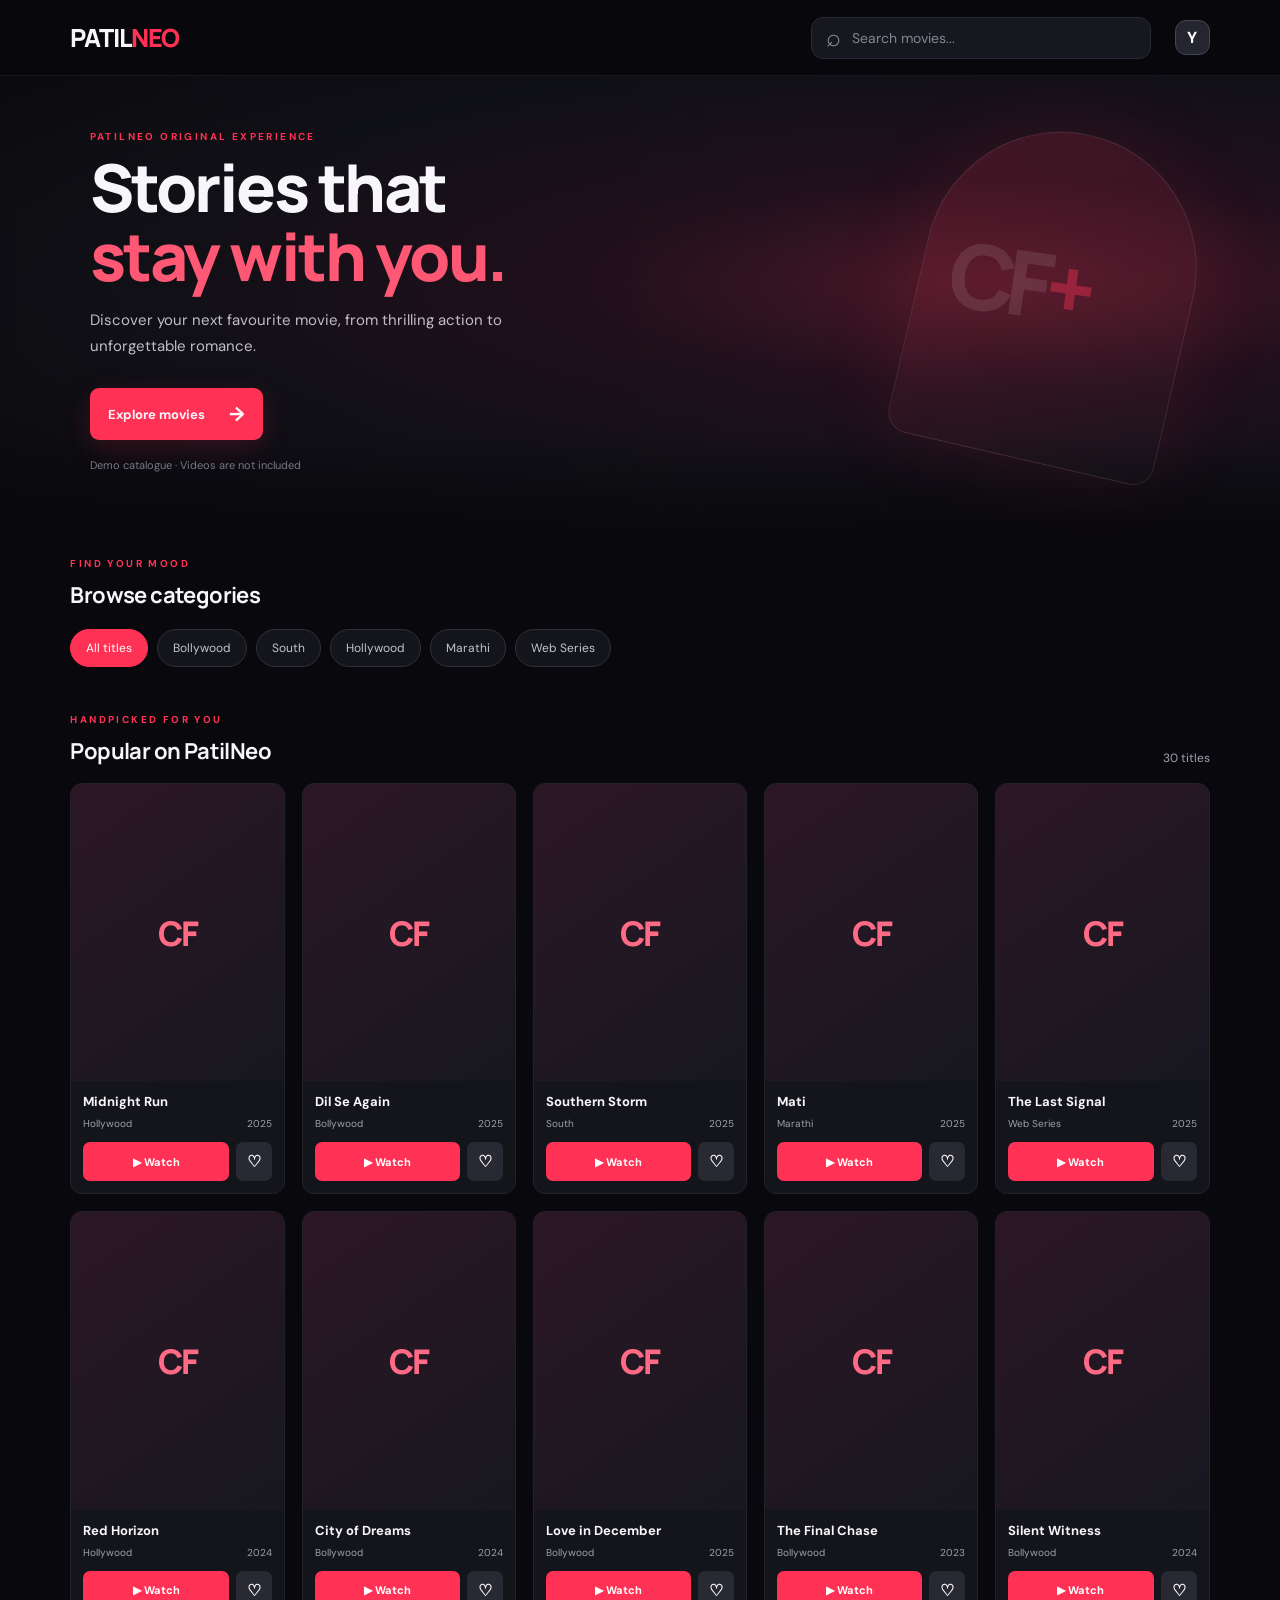
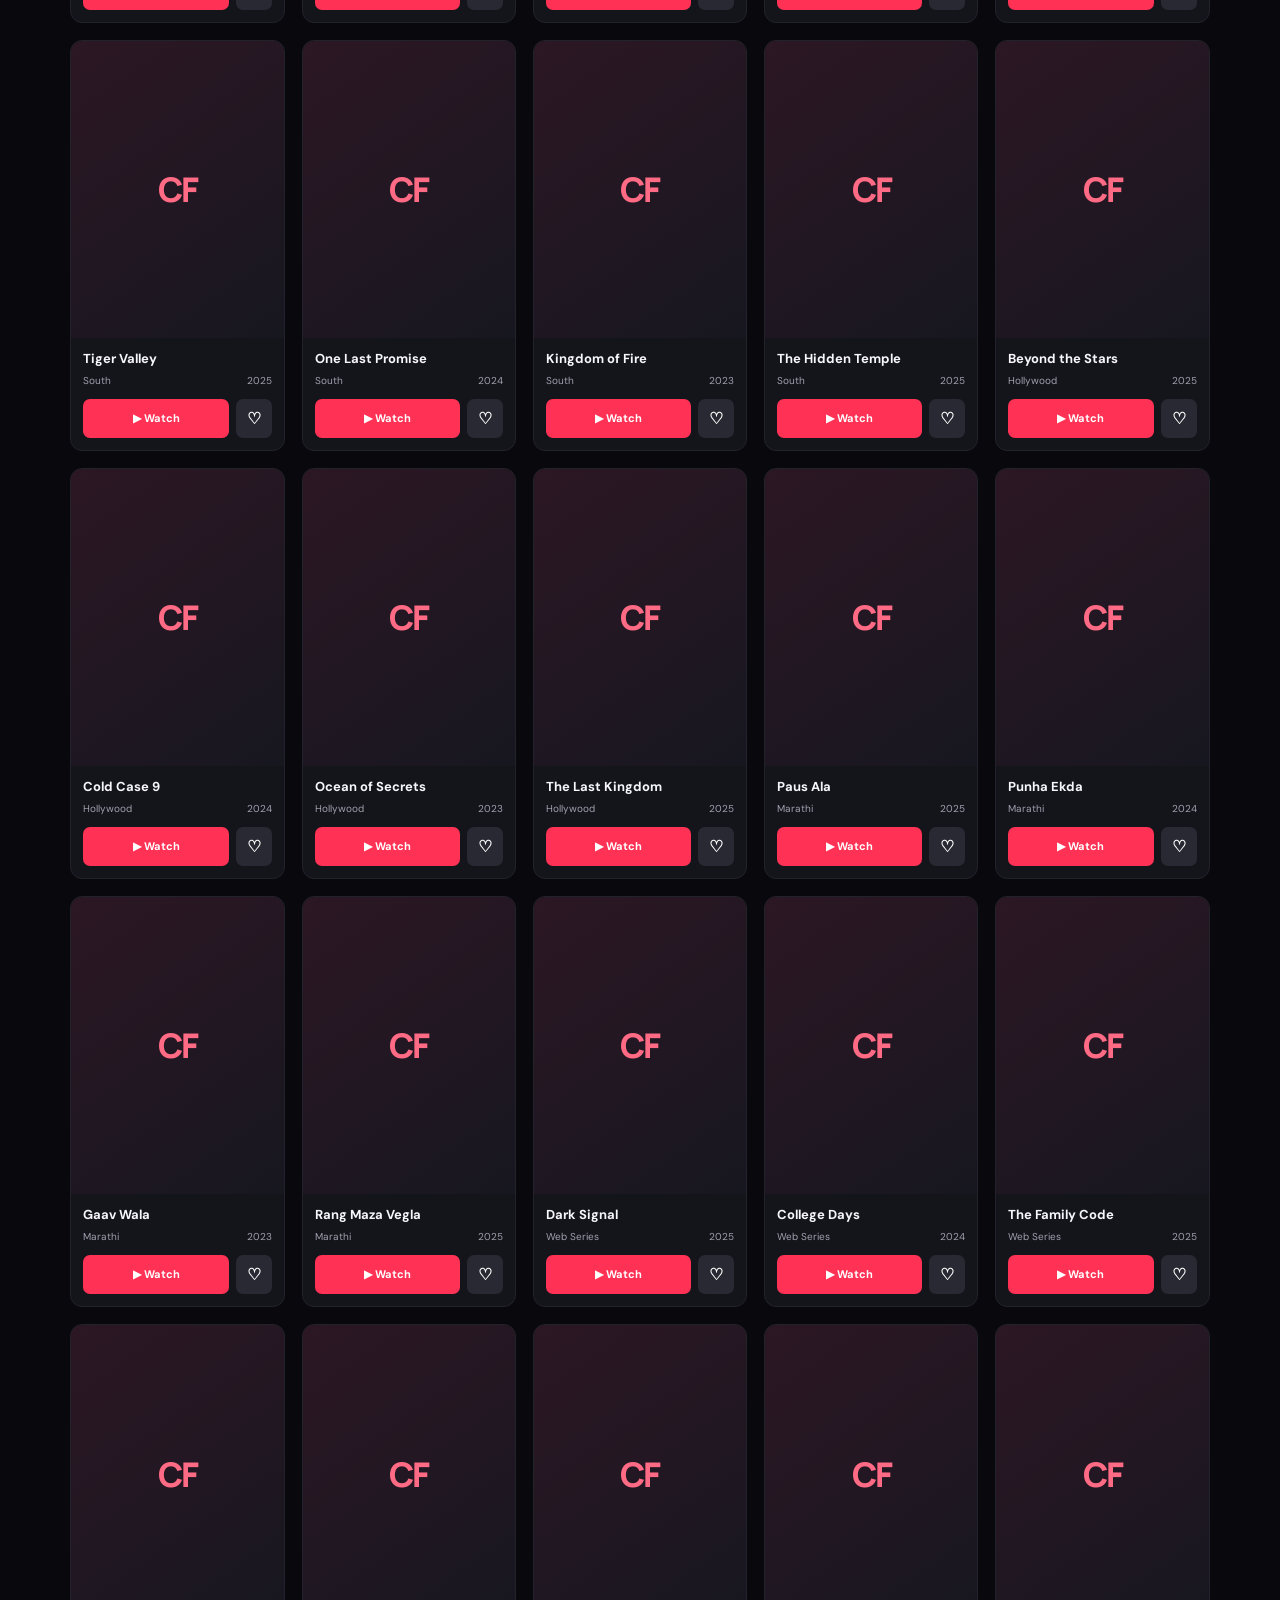
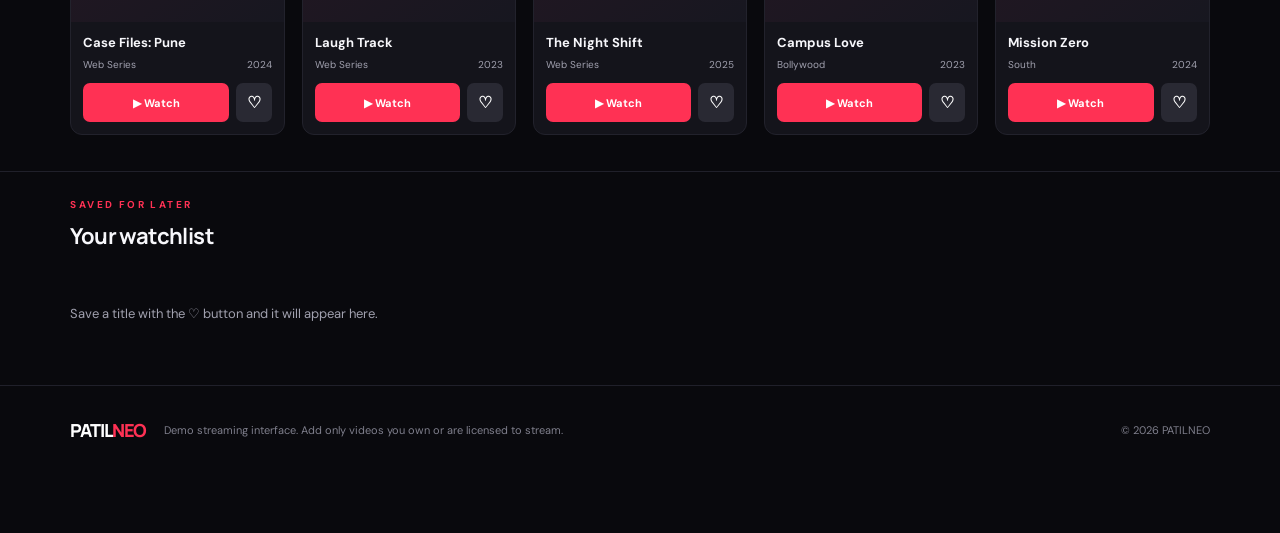
<file: index.html>
<!DOCTYPE html>
<html lang="en">
<head>
  <meta charset="UTF-8">
  <meta name="viewport" content="width=device-width, initial-scale=1">
  <meta name="theme-color" content="#09090d">
  <meta name="description" content="PATILNEO — discover movies and series.">
  <title>PATILNEO — Movies & Series</title>
  <link rel="stylesheet" href="style.css">
</head>
<body>
  <header class="topbar">
    <a class="brand" href="index.html">PATIL<span>NEO</span></a>
    <label class="search"><span aria-hidden="true">⌕</span><input id="search" type="search" placeholder="Search movies..." aria-label="Search movies"></label>
    <button class="avatar" aria-label="Profile">Y</button>
  </header>

  <main>
    <section class="hero">
      <div class="hero-shade"></div>
      <div class="hero-content">
        <p class="eyebrow">PATILNEO ORIGINAL EXPERIENCE</p>
        <h1>Stories that<br><span>stay with you.</span></h1>
        <p class="hero-copy">Discover your next favourite movie, from thrilling action to unforgettable romance.</p>
        <a class="primary-btn" href="#catalog">Explore movies <span>→</span></a>
        <p class="notice">Demo catalogue · Videos are not included</p>
      </div>
      <div class="hero-mark">CF<span>+</span></div>
    </section>

    <section class="category-wrap">
      <div class="section-heading"><div><p class="eyebrow">FIND YOUR MOOD</p><h2>Browse categories</h2></div></div>
      <div class="categories" id="categories">
        <button class="category active" data-category="All">All titles</button>
        <button class="category" data-category="Bollywood">Bollywood</button>
        <button class="category" data-category="South">South</button>
        <button class="category" data-category="Hollywood">Hollywood</button>
        <button class="category" data-category="Marathi">Marathi</button>
        <button class="category" data-category="Web Series">Web Series</button>
      </div>
    </section>

    <section class="catalog section" id="catalog">
      <div class="section-heading">
        <div><p class="eyebrow">HANDPICKED FOR YOU</p><h2 id="catalog-title">Popular on PatilNeo</h2></div>
        <span class="title-count" id="title-count"></span>
      </div>
      <div class="movies" id="movies" aria-live="polite">
        <div class="loading">Loading titles…</div>
      </div>
      <p class="empty hidden" id="empty">No titles found. Try another search or category.</p>
    </section>

    <section class="watchlist-section section" id="watchlist-section">
      <div class="section-heading"><div><p class="eyebrow">SAVED FOR LATER</p><h2>Your watchlist</h2></div></div>
      <div class="movies" id="watchlist"></div>
      <p class="watchlist-empty" id="watchlist-empty">Save a title with the ♡ button and it will appear here.</p>
    </section>
  </main>

  <footer><a class="brand small" href="#">PATIL<span>NEO</span></a><p>Demo streaming interface. Add only videos you own or are licensed to stream.</p><span>© 2026 PATILNEO</span></footer>
  <nav class="mobile-nav">
    <a href="index.html"><span>⌂</span>Home</a><a href="#catalog"><span>▤</span>Explore</a><a href="#watchlist-section"><span>♡</span>Watchlist</a>
  </nav>
  <script src="script.js"></script>
</body>
</html>
</file>
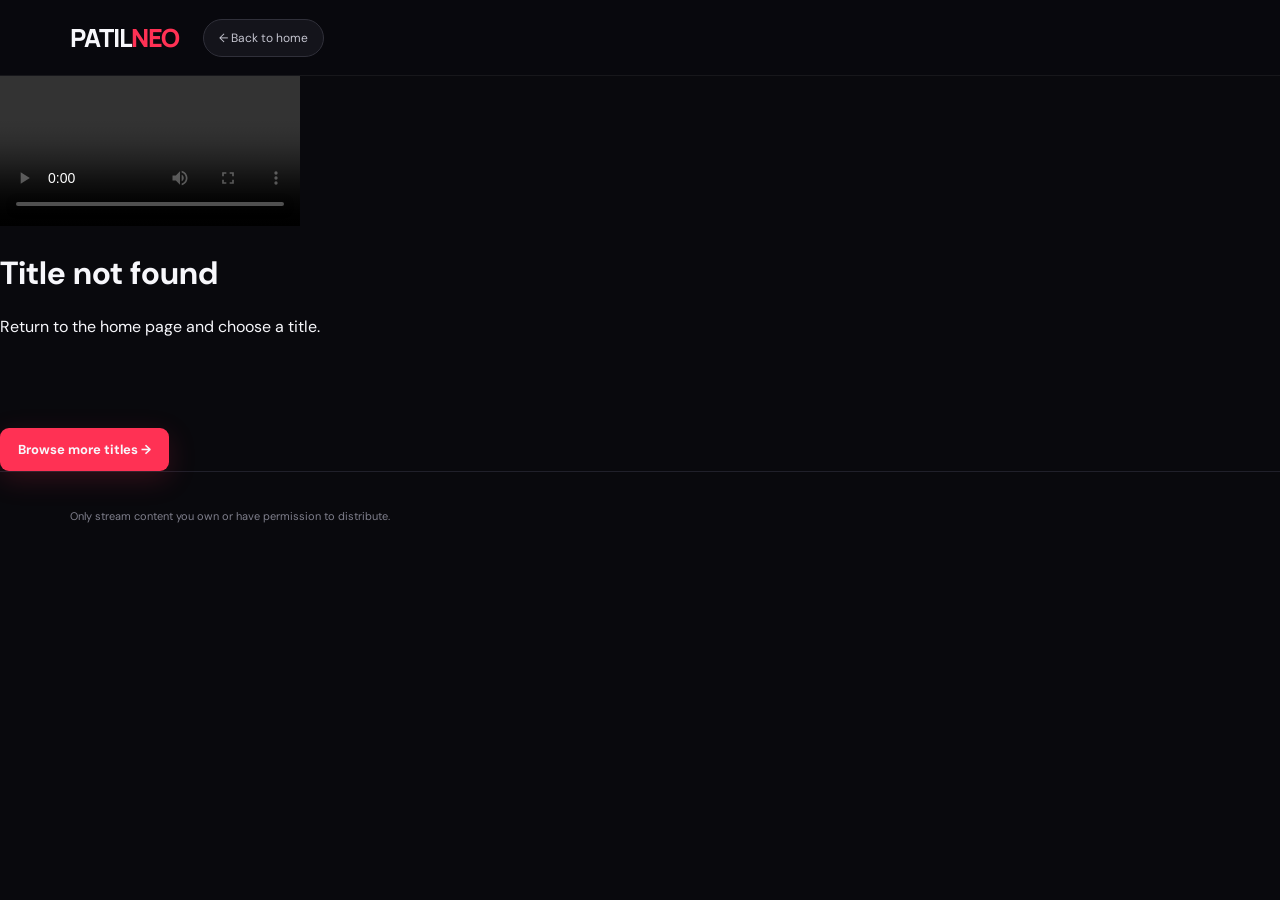
<file: player.html>
<!DOCTYPE html>
<html lang="en">
<head>
  <meta charset="UTF-8">
  <meta name="viewport" content="width=device-width, initial-scale=1">
  <meta name="theme-color" content="#09090d">
  <title>Watch — PATILNEO</title>
  <link rel="stylesheet" href="style.css">
</head>
<body>
  <header class="topbar">
    <a class="brand" href="index.html">PATIL<span>NEO</span></a>
    <a class="category" href="index.html">← Back to home</a>
  </header>
  <main class="player-wrap">
    <video id="video" controls playsinline preload="metadata"></video>
    <h1 id="title">Loading title…</h1>
    <p id="description">Loading details…</p>
    <p id="status" class="empty"></p>
    <a class="primary-btn" href="index.html">Browse more titles →</a>
  </main>
  <footer><p>Only stream content you own or have permission to distribute.</p></footer>
  <script>
    async function loadPlayer() {
      const params = new URLSearchParams(window.location.search);
      const id = params.get("id");
      const title = document.getElementById("title");
      const description = document.getElementById("description");
      const status = document.getElementById("status");
      const video = document.getElementById("video");

      try {
        const response = await fetch("movies.json");
        if (!response.ok) throw new Error("Catalogue unavailable");
        const movies = await response.json();
        const movie = movies.find(item => String(item.id) === id);

        if (!movie) {
          title.textContent = "Title not found";
          description.textContent = "Return to the home page and choose a title.";
          return;
        }

        title.textContent = movie.title;
        description.textContent = movie.description || "";
        if (movie.poster) video.poster = movie.poster;

        if (movie.video && movie.video.trim()) {
          video.src = movie.video;
          status.textContent = "";
        } else {
          status.textContent = "This is a demo title. To play a video, add a direct, authorized MP4/WebM video URL in movies.json.";
        }
      } catch (error) {
        title.textContent = "Unable to load title";
        description.textContent = "Check that movies.json is uploaded and the site is published.";
      }
    }
    loadPlayer();
  </script>
</body>
</html>
</file>
<file: style.css>
@import url('https://fonts.googleapis.com/css2?family=DM+Sans:wght@400;500;600;700&family=Manrope:wght@400;500;600;700;800&display=swap');
:root{--bg:#09090d;--panel:#14141b;--panel2:#1c1c25;--text:#f7f7fb;--muted:#a1a1af;--red:#ff3154;--line:#292933}
*{box-sizing:border-box}
html{scroll-behavior:smooth}
body{margin:0;background:var(--bg);color:var(--text);font-family:'DM Sans',Arial,sans-serif}
a{color:inherit;text-decoration:none}
button,input{font:inherit}
.topbar{height:76px;display:flex;align-items:center;gap:24px;padding:0 5.5%;background:rgba(9,9,13,.96);border-bottom:1px solid rgba(255,255,255,.06);position:sticky;top:0;z-index:10}
.brand{font-family:Manrope,Arial,sans-serif;font-size:25px;font-weight:800;letter-spacing:-1.2px;white-space:nowrap}
.brand span{color:var(--red)}
.search{margin-left:auto;display:flex;align-items:center;gap:9px;width:min(340px,48%);padding:10px 14px;background:#17171f;border:1px solid #292933;border-radius:12px;color:#8e8e9b}
.search span{font-size:25px;line-height:15px}
.search input{width:100%;border:0;outline:0;background:transparent;color:white;font-size:14px}
.search input::placeholder{color:#858592}
.avatar{height:35px;width:35px;border:1px solid #454552;border-radius:11px;background:#252530;color:white;font-weight:700}
.hero{min-height:420px;position:relative;overflow:hidden;display:flex;align-items:center;padding:54px 7%;background:radial-gradient(ellipse at 78% 45%,#4b1828 0%,#21101c 29%,#101017 62%,#09090d 100%)}
.hero:after{content:"";position:absolute;right:7%;top:12%;width:270px;height:330px;border:1px solid rgba(255,255,255,.09);border-radius:140px 140px 22px 22px;transform:rotate(13deg);background:linear-gradient(150deg,rgba(255,49,84,.18),rgba(255,255,255,.015));box-shadow:0 0 90px rgba(255,49,84,.1)}
.hero-shade{position:absolute;inset:0;background:linear-gradient(90deg,rgba(9,9,13,.1),transparent 70%),linear-gradient(0deg,#09090d 0%,transparent 22%)}
.hero-content{position:relative;z-index:1;max-width:570px}
.eyebrow{margin:0 0 10px;color:var(--red);font-size:10px;font-weight:700;letter-spacing:2.4px}
.hero h1{font-family:Manrope,Arial,sans-serif;font-size:clamp(38px,6vw,66px);line-height:1.04;letter-spacing:-2.5px;margin:0 0 18px;font-weight:800}
.hero h1 span{color:#ff5874}
.hero-copy{max-width:420px;color:#c1bdc8;line-height:1.7;font-size:15px}
.primary-btn{display:inline-flex;align-items:center;gap:24px;margin-top:14px;padding:13px 18px;background:var(--red);border-radius:9px;font-size:13px;font-weight:700;box-shadow:0 8px 28px #ff31542b}
.primary-btn span{font-size:20px}
.notice{font-size:11px;color:#777784;margin-top:18px}
.hero-mark{position:absolute;right:15%;top:31%;z-index:1;font-family:Manrope,sans-serif;font-size:90px;font-weight:800;letter-spacing:-9px;color:rgba(255,255,255,.1);transform:rotate(8deg)}
.hero-mark span{color:rgba(255,49,84,.4)}
.section,.category-wrap{padding:26px 5.5%}
.category-wrap{padding-top:20px;padding-bottom:12px}
.section-heading{display:flex;align-items:end;justify-content:space-between;margin-bottom:17px}
.section-heading h2{font-family:Manrope,sans-serif;font-size:22px;letter-spacing:-.6px;margin:0}
.categories{display:flex;gap:9px;overflow-x:auto;padding:2px 0 8px;scrollbar-width:none}
.categories::-webkit-scrollbar{display:none}
.category{white-space:nowrap;padding:10px 15px;border-radius:999px;border:1px solid #30303a;background:#14141b;color:#c4c4cf;font-size:12px;cursor:pointer;transition:.2s}
.category:hover,.category.active{background:var(--red);border-color:var(--red);color:white}
.title-count{font-size:12px;color:var(--muted)}
.movies{display:grid;grid-template-columns:repeat(5,minmax(0,1fr));gap:17px}
.movie{min-width:0;overflow:hidden;border:1px solid #22222c;background:var(--panel);border-radius:12px;transition:transform .2s,border-color .2s}
.movie:hover{transform:translateY(-4px);border-color:#48404a}
.poster-wrap{position:relative;aspect-ratio:2/2.8;background:linear-gradient(145deg,#2c1724,#171720);overflow:hidden}
.poster-wrap img{width:100%;height:100%;object-fit:cover;display:block;transition:transform .3s}
.movie:hover .poster-wrap img{transform:scale(1.035)}
.poster-fallback{position:absolute;inset:0;display:grid;place-items:center;color:#ff6a84;font-family:Manrope,sans-serif;font-weight:800;font-size:34px;letter-spacing:-2px}
.movie-info{padding:12px}
.movie-info h3{font-size:13px;margin:0 0 7px;white-space:nowrap;overflow:hidden;text-overflow:ellipsis}
.movie-meta{display:flex;justify-content:space-between;gap:5px;color:var(--muted);font-size:10px}
.movie-actions{display:flex;gap:7px;margin-top:12px}
.movie-actions button{flex:1;min-width:0;padding:9px 5px;border:0;border-radius:7px;background:var(--red);color:white;font-size:11px;font-weight:700;cursor:pointer}
.movie-actions .save{flex:0 0 36px;background:#292933;font-size:16px}
.movie-actions .save.saved{color:#ff6b84;background:#3b202a}
.empty,.watchlist-empty,.loading{padding:24px 0;color:var(--muted);font-size:13px}
.hidden{display:none}
.watchlist-section{border-top:1px solid #20202a;margin-top:10px}
footer{border-top:1px solid #20202a;padding:26px 5.5% 85px;display:flex;align-items:center;gap:18px;flex-wrap:wrap;color:#7f7f8c;font-size:11px}
footer p{flex:1;min-width:180px}
.brand.small{font-size:18px;color:white}
.mobile-nav{display:none}
@media(max-width:900px){.movies{grid-template-columns:repeat(4,minmax(0,1fr))}.hero:after{right:3%;width:210px}.hero-mark{right:10%;font-size:70px}}
@media(max-width:650px){.topbar{height:64px;padding:0 16px;gap:12px}.brand{font-size:22px}.search{width:auto;flex:1;padding:9px 10px}.avatar{display:none}.hero{min-height:355px;padding:44px 22px}.hero h1{font-size:43px}.hero:after{right:-70px;opacity:.7;width:190px;height:270px}.hero-mark{right:2%;top:34%;font-size:52px}.section,.category-wrap{padding-left:16px;padding-right:16px}.section-heading h2{font-size:20px}.movies{grid-template-columns:repeat(2,minmax(0,1fr));gap:12px}.movie-info{padding:10px}.movie-info h3{font-size:13px}.mobile-nav{position:fixed;display:flex;bottom:0;left:0;right:0;z-index:15;justify-content:space-around;background:rgba(17,17,23,.97);border-top:1px solid #2b2b35;padding:10px 4px calc(10px + env(safe-area-inset-bottom));backdrop-filter:blur(15px)}.mobile-nav a{display:flex;flex-direction:column;align-items:center;gap:4px;color:#bdbdc8;font-size:10px}.mobile-nav a span{font-size:20px;color:#ff5874}footer{padding-bottom:100px}.hero-copy{max-width:300px;font-size:14px}}
</file>
